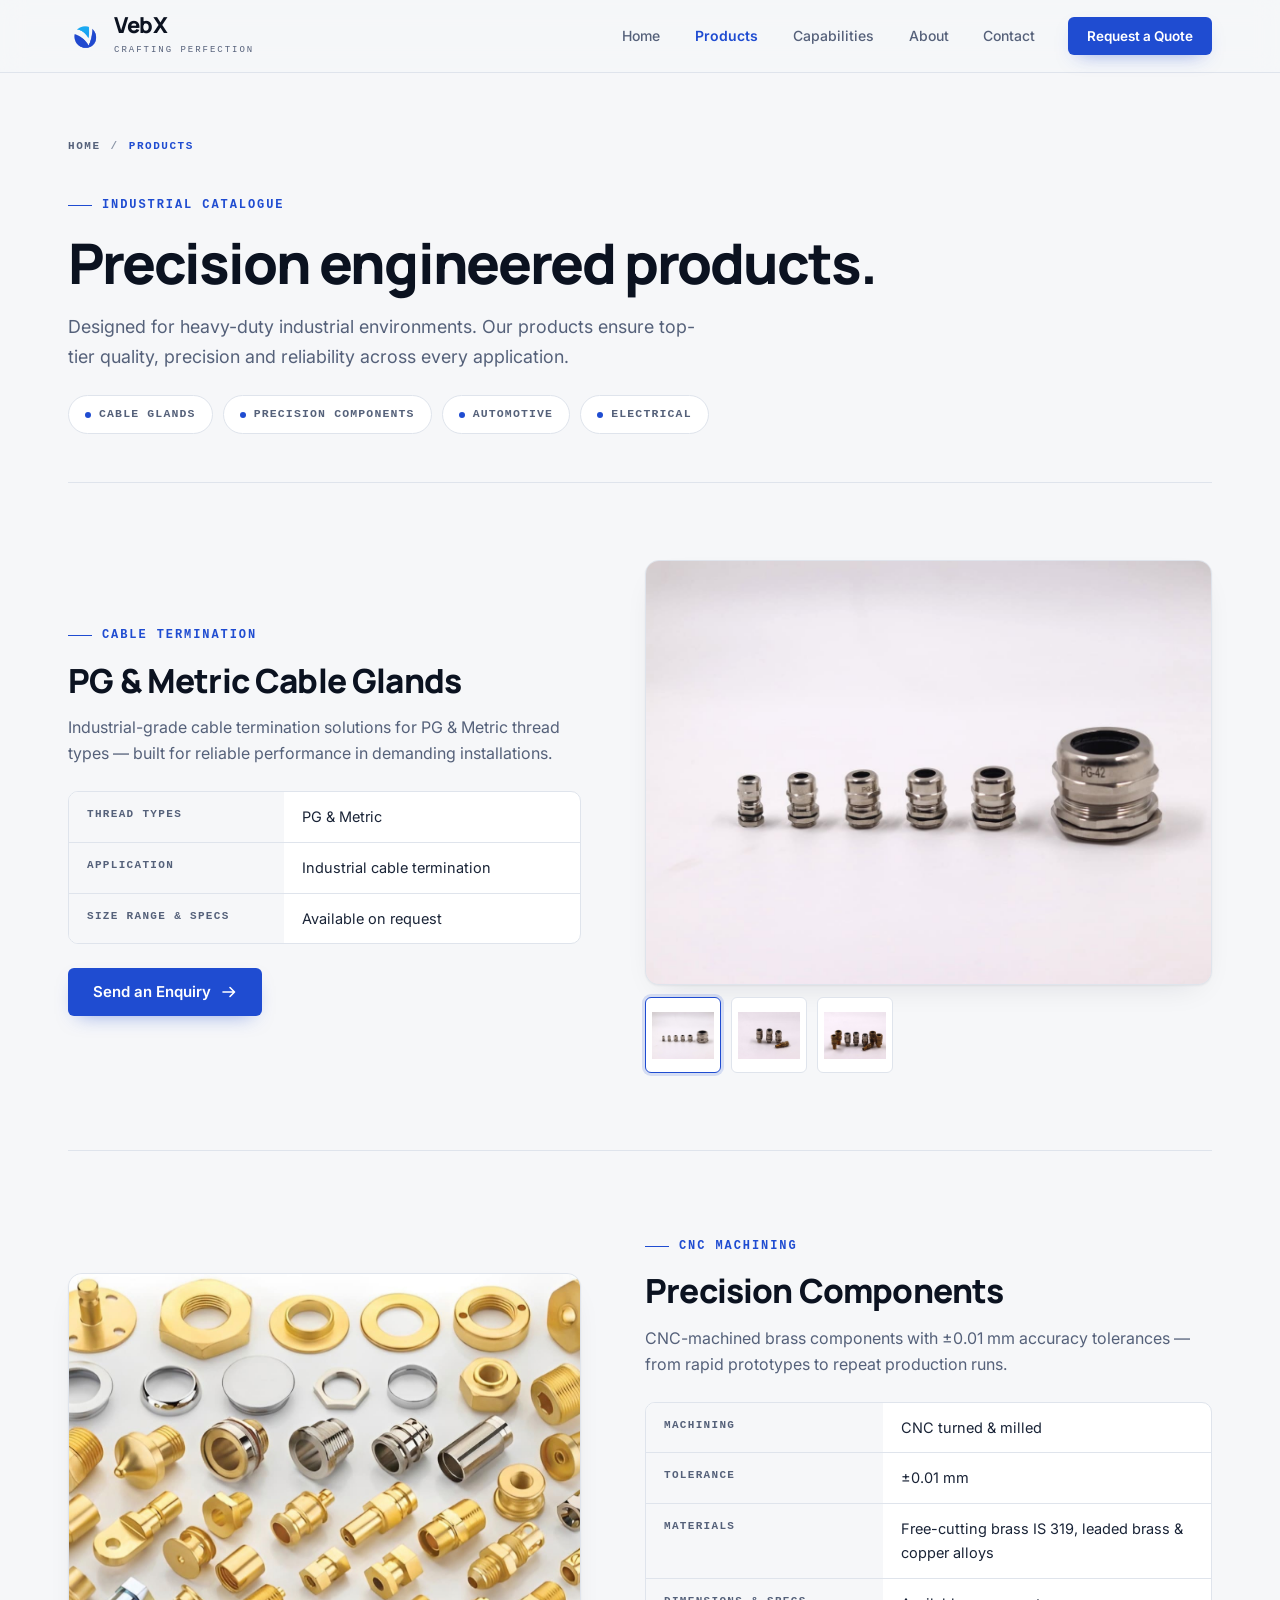
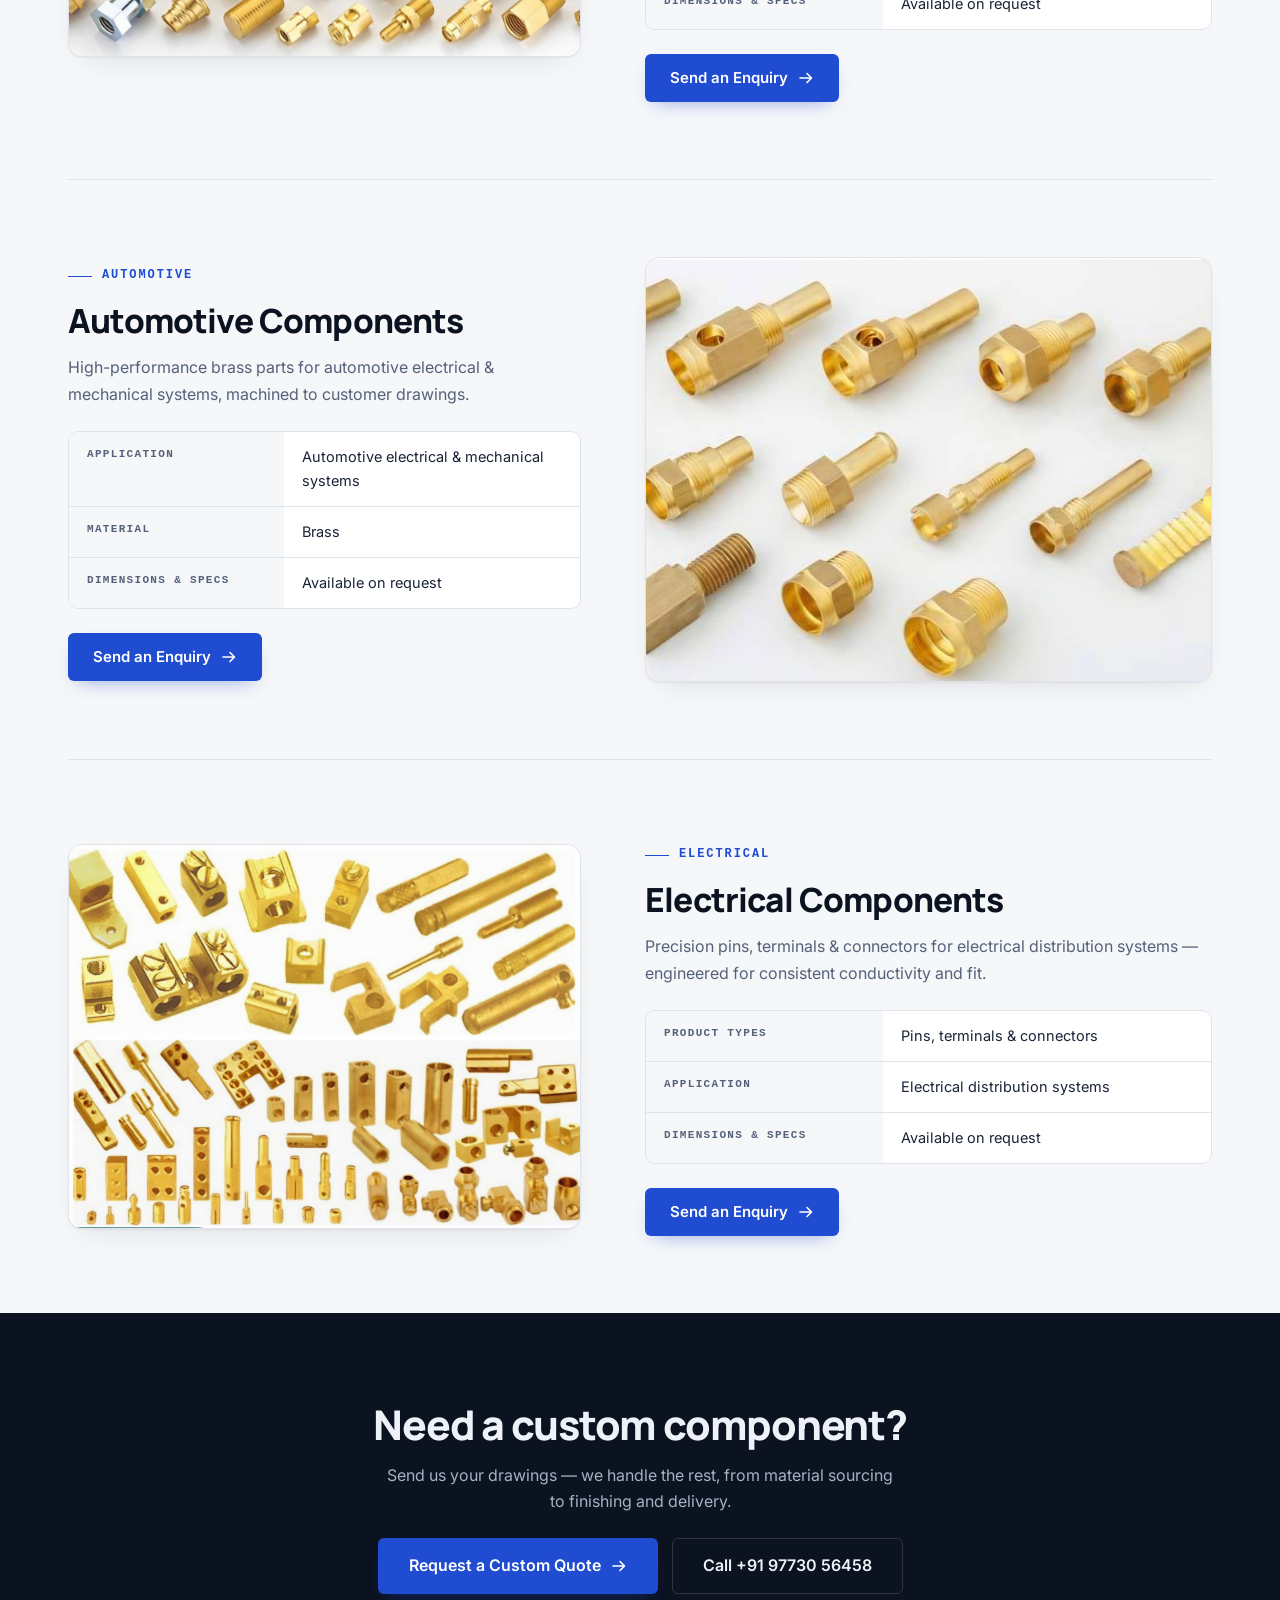
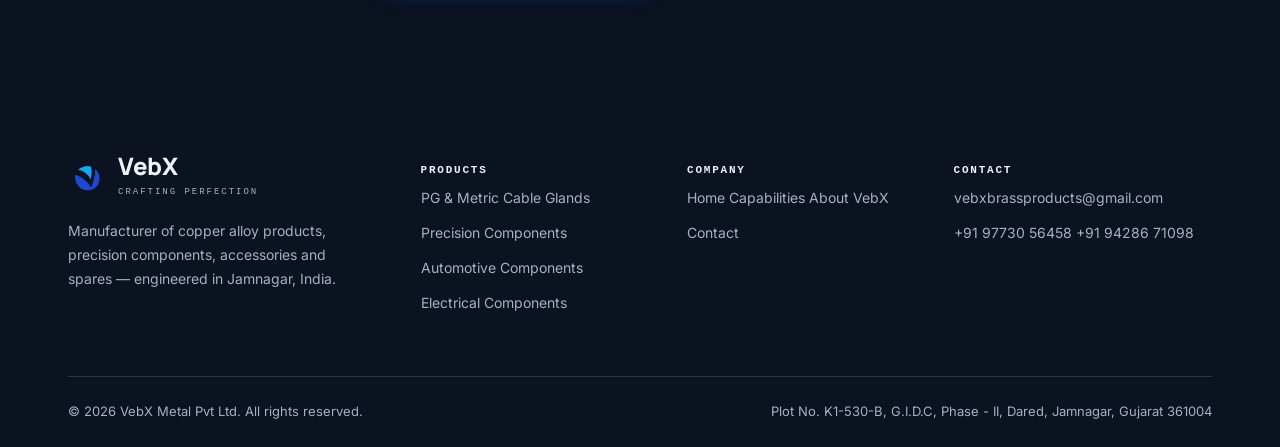
<file: products.html>
<!DOCTYPE html>
<html lang="en">
<head>
  <meta charset="utf-8" />
  <meta name="viewport" content="width=device-width, initial-scale=1.0" />
  <title>Products | VebX Industrial Systems</title>
  <meta name="description" content="Browse the VebX industrial catalogue: PG &amp; metric cable glands, precision turned components, automotive and electrical components — CNC machined to ±0.01 mm in Jamnagar, India." />
  <link rel="canonical" href="https://vebx.in/products.html" />
  <meta property="og:type" content="website" />
  <meta property="og:site_name" content="VebX Industrial Systems" />
  <meta property="og:title" content="Products | VebX Industrial Systems" />
  <meta property="og:description" content="PG &amp; metric cable glands, precision turned components, automotive and electrical components — CNC machined to ±0.01 mm." />
  <meta property="og:url" content="https://vebx.in/products.html" />
  <meta property="og:image" content="https://vebx.in/image/precision%20components.jpeg" />
  <meta name="twitter:card" content="summary_large_image" />
  <link rel="icon" type="image/png" href="image/logo1.png" />
  <link rel="preconnect" href="https://fonts.googleapis.com" />
  <link rel="preconnect" href="https://fonts.gstatic.com" crossorigin />
  <link href="https://fonts.googleapis.com/css2?family=Manrope:wght@500;700;800&family=Inter:wght@400;500;600&display=swap" rel="stylesheet" />
  <link rel="stylesheet" href="assets/css/site.css" />
  <script>document.documentElement.classList.add('js');</script>
</head>
<body>
  <a class="skip-link" href="#main">Skip to content</a>

  <header class="site-header">
    <div class="container header-inner">
      <a class="brand" href="index.html">
        <img class="brand-mark" src="image/logo1.png" alt="" width="34" height="34" />
        <span>
          <span class="brand-word">VebX</span>
          <span class="brand-tag">Crafting Perfection</span>
        </span>
      </a>
      <nav class="nav" id="site-nav" aria-label="Main">
        <a class="nav-link" href="index.html">Home</a>
        <a class="nav-link" href="products.html" aria-current="page">Products</a>
        <a class="nav-link" href="index.html#capabilities">Capabilities</a>
        <a class="nav-link" href="index.html#about">About</a>
        <a class="nav-link" href="index.html#inquiry">Contact</a>
        <a class="btn btn-primary btn-sm" href="index.html#inquiry">Request a Quote</a>
      </nav>
      <button class="nav-toggle" type="button" aria-expanded="false" aria-controls="site-nav" aria-label="Toggle navigation">
        <span class="bar"></span>
        <span class="bar"></span>
        <span class="bar"></span>
      </button>
    </div>
  </header>

  <main id="main">
    <div class="container">
      <div class="page-head">
        <nav class="breadcrumb" aria-label="Breadcrumb">
          <a href="index.html">Home</a>
          <span aria-hidden="true">/</span>
          <span aria-current="page">Products</span>
        </nav>
        <span class="eyebrow">Industrial Catalogue</span>
        <h1>Precision engineered products.</h1>
        <p class="lead">Designed for heavy-duty industrial environments. Our products ensure top-tier quality, precision and reliability across every application.</p>
        <nav class="chip-row" aria-label="Product categories">
          <a class="chip chip--light" href="#pg-metric-cable-glands"><span class="dot"></span>Cable Glands</a>
          <a class="chip chip--light" href="#precision-components"><span class="dot"></span>Precision Components</a>
          <a class="chip chip--light" href="#automotive-components"><span class="dot"></span>Automotive</a>
          <a class="chip chip--light" href="#electrical-components"><span class="dot"></span>Electrical</a>
        </nav>
      </div>

      <!-- PG & Metric Cable Glands -->
      <section class="cat-section" id="pg-metric-cable-glands">
        <div class="cat-grid">
          <div class="cat-media reveal" data-gallery>
            <div class="frame">
              <img data-gallery-main src="image/pg.jpg" alt="PG and metric brass cable glands" width="1600" height="1200" decoding="async" />
            </div>
            <div class="thumb-row" role="group" aria-label="Cable gland images">
              <button class="thumb" type="button" aria-current="true" aria-label="Show cable gland image 1">
                <img src="image/pg.jpg" data-full="image/pg.jpg" alt="" />
              </button>
              <button class="thumb" type="button" aria-label="Show cable gland image 2">
                <img src="image/metric.jpg" data-full="image/metric.jpg" alt="" />
              </button>
              <button class="thumb" type="button" aria-label="Show cable gland image 3">
                <img src="image/metric2.jpg" data-full="image/metric2.jpg" alt="" />
              </button>
            </div>
          </div>
          <div class="cat-content reveal">
            <span class="eyebrow">Cable Termination</span>
            <h2>PG &amp; Metric Cable Glands</h2>
            <p>Industrial-grade cable termination solutions for PG &amp; Metric thread types — built for reliable performance in demanding installations.</p>
            <table class="spec-table">
              <tbody>
                <tr>
                  <th scope="row">Thread Types</th>
                  <td>PG &amp; Metric</td>
                </tr>
                <tr>
                  <th scope="row">Application</th>
                  <td>Industrial cable termination</td>
                </tr>
                <tr>
                  <th scope="row">Size Range &amp; Specs</th>
                  <td>Available on request</td>
                </tr>
              </tbody>
            </table>
            <div class="cat-actions">
              <a class="btn btn-primary" href="index.html?product=pg-metric-cable-glands#inquiry">
                Send an Enquiry
                <svg class="btn-arrow" width="16" height="16" viewBox="0 0 16 16" fill="none" aria-hidden="true"><path d="M2 8h11M9 3.5 13.5 8 9 12.5" stroke="currentColor" stroke-width="1.6" stroke-linecap="round" stroke-linejoin="round"/></svg>
              </a>
            </div>
          </div>
        </div>
      </section>

      <!-- Precision Components -->
      <section class="cat-section" id="precision-components">
        <div class="cat-grid">
          <div class="cat-media reveal">
            <div class="frame">
              <img src="image/precision components.jpeg" alt="CNC machined precision brass components" width="1600" height="1200" loading="lazy" decoding="async" />
            </div>
          </div>
          <div class="cat-content reveal">
            <span class="eyebrow">CNC Machining</span>
            <h2>Precision Components</h2>
            <p>CNC-machined brass components with ±0.01 mm accuracy tolerances — from rapid prototypes to repeat production runs.</p>
            <table class="spec-table">
              <tbody>
                <tr>
                  <th scope="row">Machining</th>
                  <td>CNC turned &amp; milled</td>
                </tr>
                <tr>
                  <th scope="row">Tolerance</th>
                  <td>±0.01 mm</td>
                </tr>
                <tr>
                  <th scope="row">Materials</th>
                  <td>Free-cutting brass IS 319, leaded brass &amp; copper alloys</td>
                </tr>
                <tr>
                  <th scope="row">Dimensions &amp; Specs</th>
                  <td>Available on request</td>
                </tr>
              </tbody>
            </table>
            <div class="cat-actions">
              <a class="btn btn-primary" href="index.html?product=precision-components#inquiry">
                Send an Enquiry
                <svg class="btn-arrow" width="16" height="16" viewBox="0 0 16 16" fill="none" aria-hidden="true"><path d="M2 8h11M9 3.5 13.5 8 9 12.5" stroke="currentColor" stroke-width="1.6" stroke-linecap="round" stroke-linejoin="round"/></svg>
              </a>
            </div>
          </div>
        </div>
      </section>

      <!-- Automotive Components -->
      <section class="cat-section" id="automotive-components">
        <div class="cat-grid">
          <div class="cat-media reveal">
            <div class="frame">
              <img src="image/automotive components.jpeg" alt="Brass components for automotive electrical and mechanical systems" width="1600" height="1200" loading="lazy" decoding="async" />
            </div>
          </div>
          <div class="cat-content reveal">
            <span class="eyebrow">Automotive</span>
            <h2>Automotive Components</h2>
            <p>High-performance brass parts for automotive electrical &amp; mechanical systems, machined to customer drawings.</p>
            <table class="spec-table">
              <tbody>
                <tr>
                  <th scope="row">Application</th>
                  <td>Automotive electrical &amp; mechanical systems</td>
                </tr>
                <tr>
                  <th scope="row">Material</th>
                  <td>Brass</td>
                </tr>
                <tr>
                  <th scope="row">Dimensions &amp; Specs</th>
                  <td>Available on request</td>
                </tr>
              </tbody>
            </table>
            <div class="cat-actions">
              <a class="btn btn-primary" href="index.html?product=automotive-components#inquiry">
                Send an Enquiry
                <svg class="btn-arrow" width="16" height="16" viewBox="0 0 16 16" fill="none" aria-hidden="true"><path d="M2 8h11M9 3.5 13.5 8 9 12.5" stroke="currentColor" stroke-width="1.6" stroke-linecap="round" stroke-linejoin="round"/></svg>
              </a>
            </div>
          </div>
        </div>
      </section>

      <!-- Electrical Components -->
      <section class="cat-section" id="electrical-components">
        <div class="cat-grid">
          <div class="cat-media reveal">
            <div class="frame">
              <img src="image/electrical components.jpeg" alt="Precision pins, terminals and connectors for electrical distribution systems" width="1600" height="1200" loading="lazy" decoding="async" />
            </div>
          </div>
          <div class="cat-content reveal">
            <span class="eyebrow">Electrical</span>
            <h2>Electrical Components</h2>
            <p>Precision pins, terminals &amp; connectors for electrical distribution systems — engineered for consistent conductivity and fit.</p>
            <table class="spec-table">
              <tbody>
                <tr>
                  <th scope="row">Product Types</th>
                  <td>Pins, terminals &amp; connectors</td>
                </tr>
                <tr>
                  <th scope="row">Application</th>
                  <td>Electrical distribution systems</td>
                </tr>
                <tr>
                  <th scope="row">Dimensions &amp; Specs</th>
                  <td>Available on request</td>
                </tr>
              </tbody>
            </table>
            <div class="cat-actions">
              <a class="btn btn-primary" href="index.html?product=electrical-components#inquiry">
                Send an Enquiry
                <svg class="btn-arrow" width="16" height="16" viewBox="0 0 16 16" fill="none" aria-hidden="true"><path d="M2 8h11M9 3.5 13.5 8 9 12.5" stroke="currentColor" stroke-width="1.6" stroke-linecap="round" stroke-linejoin="round"/></svg>
              </a>
            </div>
          </div>
        </div>
      </section>
    </div>

    <!-- CTA band -->
    <section class="cta-band">
      <div class="container">
        <h2>Need a custom component?</h2>
        <p>Send us your drawings — we handle the rest, from material sourcing to finishing and delivery.</p>
        <div class="btn-row">
          <a class="btn btn-primary btn-lg" href="index.html?product=other#inquiry">
            Request a Custom Quote
            <svg class="btn-arrow" width="16" height="16" viewBox="0 0 16 16" fill="none" aria-hidden="true"><path d="M2 8h11M9 3.5 13.5 8 9 12.5" stroke="currentColor" stroke-width="1.6" stroke-linecap="round" stroke-linejoin="round"/></svg>
          </a>
          <a class="btn btn-ondark btn-lg" href="tel:+919773056458">Call +91 97730 56458</a>
        </div>
      </div>
    </section>
  </main>

  <footer class="site-footer">
    <div class="container">
      <div class="footer-grid">
        <div>
          <a class="footer-brand" href="index.html">
            <img class="brand-mark" src="image/logo1.png" alt="" width="38" height="38" />
            <span>
              <span class="brand-word">VebX</span>
              <span class="brand-tag">Crafting Perfection</span>
            </span>
          </a>
          <p class="footer-blurb">Manufacturer of copper alloy products, precision components, accessories and spares — engineered in Jamnagar, India.</p>
        </div>
        <nav aria-label="Products">
          <span class="footer-title">Products</span>
          <div class="footer-links">
            <a href="#pg-metric-cable-glands">PG &amp; Metric Cable Glands</a>
            <a href="#precision-components">Precision Components</a>
            <a href="#automotive-components">Automotive Components</a>
            <a href="#electrical-components">Electrical Components</a>
          </div>
        </nav>
        <nav aria-label="Company">
          <span class="footer-title">Company</span>
          <div class="footer-links">
            <a href="index.html">Home</a>
            <a href="index.html#capabilities">Capabilities</a>
            <a href="index.html#about">About VebX</a>
            <a href="index.html#inquiry">Contact</a>
          </div>
        </nav>
        <div>
          <span class="footer-title">Contact</span>
          <div class="footer-links">
            <a href="mailto:vebxbrassproducts@gmail.com">vebxbrassproducts@gmail.com</a>
            <a href="tel:+919773056458">+91 97730 56458</a>
            <a href="tel:+919428671098">+91 94286 71098</a>
          </div>
        </div>
      </div>
      <div class="footer-bottom">
        <span>© <span data-year>2026</span> VebX Metal Pvt Ltd. All rights reserved.</span>
        <span>Plot No. K1-530-B, G.I.D.C, Phase - II, Dared, Jamnagar, Gujarat 361004</span>
      </div>
    </div>
  </footer>

  <script defer src="assets/js/site.js"></script>
</body>
</html>
</file>
<file: assets/css/site.css>
/* ============================================================
   VebX Industrial Systems — Design System
   Brand-derived palette: royal blue #1f4cd1 / sky #1daaf1 (logo)
   ============================================================ */

:root {
  /* Color */
  --c-brand: #1f4cd1;
  --c-brand-dark: #16389c;
  --c-brand-tint: #e8eefc;
  --c-accent: #1daaf1;

  --c-ink: #0b1220;
  --c-ink-2: #111a2e;
  --c-text: #1a2437;
  --c-text-2: #55617a;
  --c-muted: #8a94a6;

  --c-paper: #f6f7f9;
  --c-tint: #eef1f6;
  --c-surface: #ffffff;
  --c-line: #dfe4ec;

  --c-on-dark: #eef2f8;
  --c-on-dark-2: #a6b1c4;
  --c-line-dark: rgba(255, 255, 255, 0.14);

  --c-success: #177245;
  --c-error: #b42318;

  /* Typography */
  --f-display: "Manrope", "Segoe UI", sans-serif;
  --f-body: "Inter", "Segoe UI", sans-serif;
  --f-mono: ui-monospace, "SFMono-Regular", Menlo, Consolas, "Liberation Mono", monospace;

  /* Spacing scale */
  --sp-1: 4px;
  --sp-2: 8px;
  --sp-3: 12px;
  --sp-4: 16px;
  --sp-5: 24px;
  --sp-6: 32px;
  --sp-7: 48px;
  --sp-8: 64px;
  --sp-9: 80px;
  --sp-10: 96px;
  --sp-11: 120px;

  /* Radius */
  --r-sm: 6px;
  --r-md: 10px;
  --r-lg: 14px;

  /* Elevation */
  --shadow-1: 0 1px 2px rgba(11, 18, 32, 0.05), 0 12px 32px -16px rgba(11, 18, 32, 0.14);
  --shadow-2: 0 2px 4px rgba(11, 18, 32, 0.06), 0 20px 44px -18px rgba(11, 18, 32, 0.2);

  --header-h: 72px;
}

/* ---------- Base ---------- */

*,
*::before,
*::after {
  box-sizing: border-box;
}

html {
  scroll-behavior: smooth;
  -webkit-text-size-adjust: 100%;
}

body {
  margin: 0;
  font-family: var(--f-body);
  font-size: 16px;
  line-height: 1.65;
  color: var(--c-text);
  background: var(--c-paper);
  -webkit-font-smoothing: antialiased;
}

h1, h2, h3, h4 {
  font-family: var(--f-display);
  color: var(--c-ink);
  line-height: 1.15;
  letter-spacing: -0.02em;
  margin: 0;
  font-weight: 800;
}

p { margin: 0; }
img, video { display: block; max-width: 100%; }
a { color: var(--c-brand); text-decoration: none; }
ul, ol { margin: 0; padding: 0; list-style: none; }
button { font: inherit; }

::selection {
  background: rgba(31, 76, 209, 0.14);
  color: var(--c-ink);
}

:focus-visible {
  outline: 2px solid var(--c-brand);
  outline-offset: 2px;
  border-radius: 2px;
}

.visually-hidden {
  position: absolute;
  width: 1px;
  height: 1px;
  margin: -1px;
  padding: 0;
  overflow: hidden;
  clip: rect(0 0 0 0);
  white-space: nowrap;
  border: 0;
}

.skip-link {
  position: absolute;
  top: -48px;
  left: 16px;
  z-index: 100;
  padding: 10px 18px;
  background: var(--c-ink);
  color: #fff;
  font-size: 14px;
  font-weight: 600;
  border-radius: 0 0 var(--r-sm) var(--r-sm);
  transition: top 0.2s ease;
}

.skip-link:focus { top: 0; }

.container {
  width: 100%;
  max-width: 1240px;
  margin-inline: auto;
  padding-inline: clamp(20px, 4vw, 48px);
}

/* ---------- Type scale ---------- */

.eyebrow {
  display: inline-flex;
  align-items: center;
  gap: 10px;
  font-family: var(--f-mono);
  font-size: 12px;
  font-weight: 600;
  letter-spacing: 0.16em;
  text-transform: uppercase;
  color: var(--c-brand);
}

.eyebrow::before {
  content: "";
  width: 24px;
  height: 1px;
  background: currentColor;
}

.section-head {
  max-width: 760px;
  margin-bottom: clamp(40px, 6vw, 64px);
}

.section-head h2 {
  font-size: clamp(1.9rem, 3.4vw, 2.75rem);
  letter-spacing: -0.03em;
  margin: 18px 0 14px;
}

.section-head--tight { margin-bottom: 0; }

.section-head .lead {
  font-size: clamp(1rem, 1.4vw, 1.125rem);
  line-height: 1.65;
  color: var(--c-text-2);
  max-width: 620px;
}

.section { padding-block: clamp(72px, 9vw, 120px); }
.section--tint { background: var(--c-tint); }
.section--surface { background: var(--c-surface); }

.section--dark {
  background: var(--c-ink);
  color: var(--c-on-dark-2);
}

.section--dark h2,
.section--dark h3 { color: var(--c-on-dark); }

.section--dark .eyebrow { color: var(--c-accent); }
.section--dark .section-head .lead { color: var(--c-on-dark-2); }

/* ---------- Buttons ---------- */

.btn {
  display: inline-flex;
  align-items: center;
  justify-content: center;
  gap: 10px;
  padding: 14px 24px;
  border: 1px solid transparent;
  border-radius: var(--r-sm);
  font-family: var(--f-body);
  font-size: 15px;
  font-weight: 600;
  line-height: 1.2;
  cursor: pointer;
  transition: background-color 0.2s ease, border-color 0.2s ease, color 0.2s ease,
    transform 0.15s ease, box-shadow 0.2s ease;
  white-space: nowrap;
}

.btn:active { transform: translateY(1px); }

.btn .btn-arrow { transition: transform 0.2s ease; }
.btn:hover .btn-arrow { transform: translateX(3px); }

.btn-primary {
  background: var(--c-brand);
  color: #fff;
  box-shadow: 0 8px 20px -10px rgba(31, 76, 209, 0.55);
}

.btn-primary:hover { background: var(--c-brand-dark); }

.btn-dark {
  background: var(--c-ink);
  color: #fff;
}

.btn-dark:hover { background: var(--c-ink-2); }

.btn-outline {
  background: transparent;
  border-color: var(--c-line);
  color: var(--c-ink);
}

.btn-outline:hover {
  border-color: var(--c-brand);
  color: var(--c-brand);
  background: var(--c-brand-tint);
}

.btn-ondark {
  background: transparent;
  border-color: var(--c-line-dark);
  color: var(--c-on-dark);
}

.btn-ondark:hover {
  background: rgba(255, 255, 255, 0.08);
  border-color: rgba(255, 255, 255, 0.3);
}

.btn-lg { padding: 17px 30px; font-size: 16px; }
.btn-sm { padding: 10px 18px; font-size: 13.5px; }
.btn-block { width: 100%; }

/* ---------- Header ---------- */

.site-header {
  position: sticky;
  top: 0;
  z-index: 60;
  background: rgba(246, 247, 249, 0.9);
  -webkit-backdrop-filter: blur(12px);
  backdrop-filter: blur(12px);
  border-bottom: 1px solid var(--c-line);
}

.header-inner {
  display: flex;
  align-items: center;
  justify-content: space-between;
  gap: var(--sp-5);
  height: var(--header-h);
}

.brand {
  display: inline-flex;
  align-items: center;
  gap: 12px;
  color: var(--c-ink);
}

.brand-mark {
  width: 34px;
  height: 34px;
  flex-shrink: 0;
}

.brand-word {
  font-family: var(--f-display);
  font-size: 22px;
  font-weight: 800;
  letter-spacing: -0.02em;
  line-height: 1;
}

.brand-tag {
  display: block;
  font-family: var(--f-mono);
  font-size: 9px;
  font-weight: 500;
  letter-spacing: 0.22em;
  text-transform: uppercase;
  color: var(--c-text-2);
  margin-top: 3px;
}

.nav {
  display: flex;
  align-items: center;
  gap: clamp(18px, 2.4vw, 32px);
}

.nav-link {
  font-size: 14px;
  font-weight: 500;
  color: var(--c-text-2);
  padding: 6px 2px;
  transition: color 0.2s ease;
}

.nav-link:hover { color: var(--c-ink); }

.nav-link[aria-current="page"] {
  color: var(--c-brand);
  font-weight: 600;
}

.nav-toggle {
  display: none;
  flex-direction: column;
  justify-content: center;
  gap: 5px;
  width: 44px;
  height: 44px;
  padding: 10px;
  background: transparent;
  border: 1px solid var(--c-line);
  border-radius: var(--r-sm);
  cursor: pointer;
}

.nav-toggle .bar {
  display: block;
  width: 100%;
  height: 2px;
  background: var(--c-ink);
  border-radius: 2px;
  transition: transform 0.25s ease, opacity 0.2s ease;
}

.nav-toggle[aria-expanded="true"] .bar:nth-child(1) { transform: translateY(7px) rotate(45deg); }
.nav-toggle[aria-expanded="true"] .bar:nth-child(2) { opacity: 0; }
.nav-toggle[aria-expanded="true"] .bar:nth-child(3) { transform: translateY(-7px) rotate(-45deg); }

@media (max-width: 900px) {
  .nav-toggle { display: flex; }

  .nav {
    display: none;
    position: absolute;
    top: var(--header-h);
    left: 0;
    right: 0;
    flex-direction: column;
    align-items: stretch;
    gap: 0;
    padding: var(--sp-2) clamp(20px, 4vw, 48px) var(--sp-5);
    background: var(--c-surface);
    border-bottom: 1px solid var(--c-line);
    box-shadow: var(--shadow-2);
  }

  .nav.is-open { display: flex; animation: nav-in 0.22s ease; }

  .nav-link {
    padding: 14px 0;
    font-size: 16px;
    border-bottom: 1px solid var(--c-line);
  }

  .nav .btn { margin-top: var(--sp-4); }
}

@keyframes nav-in {
  from { opacity: 0; transform: translateY(-8px); }
  to { opacity: 1; transform: none; }
}

/* ---------- Hero ---------- */

.hero {
  padding-block: clamp(56px, 7vw, 96px) clamp(64px, 8vw, 112px);
}

.hero-grid {
  display: grid;
  grid-template-columns: 1.02fr 0.98fr;
  gap: clamp(40px, 6vw, 80px);
  align-items: center;
}

.hero h1 {
  font-size: clamp(2.4rem, 4.4vw, 3.7rem);
  letter-spacing: -0.035em;
  line-height: 1.06;
  margin: 22px 0 0;
}

.hero .lead {
  font-size: clamp(1.05rem, 1.5vw, 1.2rem);
  line-height: 1.6;
  color: var(--c-text-2);
  max-width: 540px;
  margin: 24px 0 36px;
}

.hero-cta {
  display: flex;
  flex-wrap: wrap;
  gap: 14px;
}

.hero-media { position: relative; }

.frame {
  border: 1px solid var(--c-line);
  border-radius: var(--r-lg);
  overflow: hidden;
  background: var(--c-tint);
  box-shadow: var(--shadow-1);
}

.frame img,
.frame video {
  width: 100%;
  height: 100%;
  object-fit: cover;
}

.hero-media .frame { aspect-ratio: 4 / 3; }

.hero-chip {
  position: absolute;
  left: 18px;
  bottom: 18px;
  display: inline-flex;
  align-items: center;
  gap: 8px;
  padding: 9px 14px;
  background: rgba(11, 18, 32, 0.88);
  -webkit-backdrop-filter: blur(6px);
  backdrop-filter: blur(6px);
  border: 1px solid rgba(255, 255, 255, 0.14);
  border-radius: var(--r-sm);
  font-family: var(--f-mono);
  font-size: 11px;
  font-weight: 600;
  letter-spacing: 0.12em;
  text-transform: uppercase;
  color: var(--c-on-dark);
}

.hero-chip .dot {
  width: 6px;
  height: 6px;
  border-radius: 50%;
  background: var(--c-accent);
}

@media (max-width: 900px) {
  .hero-grid { grid-template-columns: 1fr; }
}

/* ---------- Trust bar ---------- */

.trustbar {
  background: var(--c-surface);
  border-block: 1px solid var(--c-line);
}

.trustbar-grid {
  display: grid;
  grid-template-columns: repeat(4, 1fr);
}

.stat {
  padding: clamp(24px, 3vw, 36px) clamp(16px, 2vw, 32px);
  border-left: 1px solid var(--c-line);
}

.stat:first-child { border-left: 0; }

.stat-value {
  font-family: var(--f-display);
  font-size: clamp(1.5rem, 2.4vw, 2rem);
  font-weight: 800;
  letter-spacing: -0.02em;
  color: var(--c-ink);
  line-height: 1.1;
}

.stat-label {
  display: block;
  margin-top: 8px;
  font-family: var(--f-mono);
  font-size: 11px;
  font-weight: 500;
  letter-spacing: 0.14em;
  text-transform: uppercase;
  color: var(--c-text-2);
}

@media (max-width: 900px) {
  .trustbar-grid { grid-template-columns: repeat(2, 1fr); }
  .stat:nth-child(3) { border-left: 0; }
  .stat:nth-child(n + 3) { border-top: 1px solid var(--c-line); }
}

@media (max-width: 520px) {
  .trustbar-grid { grid-template-columns: 1fr; }
  .stat { border-left: 0; }
  .stat:nth-child(n + 2) { border-top: 1px solid var(--c-line); }
}

/* ---------- Cards & grids ---------- */

.card-grid {
  display: grid;
  gap: var(--sp-5);
}

.cols-2 { grid-template-columns: repeat(2, 1fr); }
.cols-4 { grid-template-columns: repeat(4, 1fr); }

@media (max-width: 1020px) {
  .cols-4 { grid-template-columns: repeat(2, 1fr); }
}

@media (max-width: 900px) {
  .cols-2 { grid-template-columns: 1fr; }
}

@media (max-width: 600px) {
  .cols-4 { grid-template-columns: 1fr; }
}

.card {
  display: flex;
  flex-direction: column;
  background: var(--c-surface);
  border: 1px solid var(--c-line);
  border-radius: var(--r-md);
  overflow: hidden;
  color: inherit;
  transition: border-color 0.2s ease, transform 0.2s ease, box-shadow 0.2s ease;
}

a.card:hover,
.card:hover {
  border-color: rgba(31, 76, 209, 0.4);
  transform: translateY(-3px);
  box-shadow: var(--shadow-2);
}

.card-media {
  aspect-ratio: 4 / 3;
  background: var(--c-tint);
  border-bottom: 1px solid var(--c-line);
  overflow: hidden;
}

.card-media img {
  width: 100%;
  height: 100%;
  object-fit: contain;
  padding: var(--sp-5);
  transition: transform 0.4s ease;
}

a.card:hover .card-media img { transform: scale(1.04); }

.card-body {
  display: flex;
  flex-direction: column;
  gap: 10px;
  padding: var(--sp-5);
  flex: 1;
}

.card-body h3 {
  font-size: 1.125rem;
  letter-spacing: -0.015em;
}

.card-body p {
  font-size: 14.5px;
  line-height: 1.6;
  color: var(--c-text-2);
}

.card-link {
  margin-top: auto;
  padding-top: var(--sp-3);
  display: inline-flex;
  align-items: center;
  gap: 8px;
  font-family: var(--f-mono);
  font-size: 11.5px;
  font-weight: 600;
  letter-spacing: 0.14em;
  text-transform: uppercase;
  color: var(--c-brand);
}

.card-link .btn-arrow { transition: transform 0.2s ease; }
a.card:hover .card-link .btn-arrow { transform: translateX(3px); }

/* ---------- Capability cards ---------- */

.cap {
  display: flex;
  flex-direction: column;
  gap: 14px;
  padding: clamp(24px, 3vw, 36px);
  background: var(--c-surface);
  border: 1px solid var(--c-line);
  border-radius: var(--r-md);
}

.cap-num {
  font-family: var(--f-mono);
  font-size: 12px;
  font-weight: 600;
  letter-spacing: 0.16em;
  color: var(--c-brand);
}

.cap h3 { font-size: 1.2rem; }

.cap p {
  font-size: 14.5px;
  line-height: 1.65;
  color: var(--c-text-2);
}

/* ---------- Dark feature (about / materials) ---------- */

.feature-grid {
  display: grid;
  grid-template-columns: 1.05fr 0.95fr;
  gap: clamp(40px, 6vw, 80px);
  align-items: center;
}

.feature-copy h2 {
  font-size: clamp(1.9rem, 3.2vw, 2.6rem);
  letter-spacing: -0.03em;
  margin: 18px 0 20px;
}

.feature-copy p {
  font-size: 1.05rem;
  line-height: 1.7;
  color: var(--c-on-dark-2);
  max-width: 560px;
}

.feature-copy p + p { margin-top: var(--sp-4); }

.chip-row {
  display: flex;
  flex-wrap: wrap;
  gap: 10px;
  margin-top: var(--sp-5);
}

.chip {
  display: inline-flex;
  align-items: center;
  gap: 8px;
  padding: 9px 16px;
  border: 1px solid var(--c-line-dark);
  border-radius: 999px;
  font-family: var(--f-mono);
  font-size: 11.5px;
  font-weight: 600;
  letter-spacing: 0.1em;
  text-transform: uppercase;
  color: var(--c-on-dark);
  background: rgba(255, 255, 255, 0.04);
}

.chip .dot {
  width: 6px;
  height: 6px;
  border-radius: 50%;
  background: var(--c-accent);
}

.chip--light {
  border-color: var(--c-line);
  color: var(--c-text-2);
  background: var(--c-surface);
  transition: border-color 0.2s ease, color 0.2s ease;
}

.chip--light:hover {
  border-color: var(--c-brand);
  color: var(--c-brand);
}

.chip--light .dot { background: var(--c-brand); }

.feature-media .frame {
  aspect-ratio: 4 / 3;
  border-color: var(--c-line-dark);
  background: var(--c-ink-2);
}

@media (max-width: 900px) {
  .feature-grid { grid-template-columns: 1fr; }
}

/* ---------- Spec table ---------- */

.spec-table {
  width: 100%;
  border: 1px solid var(--c-line);
  border-radius: var(--r-md);
  border-collapse: separate;
  border-spacing: 0;
  overflow: hidden;
  background: var(--c-surface);
}

.spec-table th,
.spec-table td {
  padding: 13px 18px;
  text-align: left;
  vertical-align: top;
  border-bottom: 1px solid var(--c-line);
  font-size: 14.5px;
}

.spec-table tr:last-child th,
.spec-table tr:last-child td { border-bottom: 0; }

.spec-table th {
  width: 42%;
  font-family: var(--f-mono);
  font-size: 11px;
  font-weight: 600;
  letter-spacing: 0.12em;
  text-transform: uppercase;
  color: var(--c-text-2);
  background: var(--c-paper);
}

.spec-table td { color: var(--c-text); }

/* ---------- Catalogue sections ---------- */

.page-head {
  padding-block: clamp(40px, 5vw, 64px) clamp(32px, 4vw, 48px);
}

.breadcrumb {
  display: flex;
  align-items: center;
  gap: 10px;
  margin-bottom: var(--sp-6);
  font-family: var(--f-mono);
  font-size: 11px;
  font-weight: 600;
  letter-spacing: 0.14em;
  text-transform: uppercase;
  color: var(--c-muted);
}

.breadcrumb a { color: var(--c-text-2); }
.breadcrumb a:hover { color: var(--c-brand); }
.breadcrumb [aria-current="page"] { color: var(--c-brand); }

.page-head h1 {
  font-size: clamp(2.2rem, 4.4vw, 3.5rem);
  letter-spacing: -0.035em;
  line-height: 1.05;
  margin: 18px 0 0;
}

.page-head .lead {
  font-size: clamp(1rem, 1.4vw, 1.15rem);
  color: var(--c-text-2);
  max-width: 640px;
  margin-top: 20px;
}

.page-head .chip-row { margin-top: var(--sp-5); }

.cat-section {
  padding-block: clamp(48px, 6vw, 88px);
  border-top: 1px solid var(--c-line);
}

.cat-grid {
  display: grid;
  grid-template-columns: 0.95fr 1.05fr;
  gap: clamp(32px, 5vw, 72px);
  align-items: center;
}

.cat-section:nth-child(even) .cat-media { order: 2; }

.cat-media .frame { aspect-ratio: 4 / 3; }

.thumb-row {
  display: flex;
  gap: 10px;
  margin-top: var(--sp-3);
}

.thumb {
  width: 76px;
  height: 76px;
  padding: 6px;
  background: var(--c-surface);
  border: 1px solid var(--c-line);
  border-radius: var(--r-sm);
  cursor: pointer;
  transition: border-color 0.2s ease, box-shadow 0.2s ease;
}

.thumb img {
  width: 100%;
  height: 100%;
  object-fit: contain;
}

.thumb:hover { border-color: var(--c-muted); }

.thumb[aria-current="true"] {
  border-color: var(--c-brand);
  box-shadow: 0 0 0 3px rgba(31, 76, 209, 0.15);
}

.cat-content h2 {
  font-size: clamp(1.6rem, 2.6vw, 2.15rem);
  letter-spacing: -0.025em;
  margin: 16px 0 14px;
}

.cat-content > p {
  color: var(--c-text-2);
  max-width: 560px;
}

.cat-content .spec-table { margin: var(--sp-5) 0; }

.cat-actions {
  display: flex;
  flex-wrap: wrap;
  gap: 14px;
}

@media (max-width: 900px) {
  .cat-grid { grid-template-columns: 1fr; }
  .cat-section:nth-child(even) .cat-media { order: 0; }
}

/* ---------- Inquiry / forms ---------- */

.inquiry-grid {
  display: grid;
  grid-template-columns: 0.9fr 1.1fr;
  gap: clamp(40px, 5vw, 72px);
  align-items: start;
}

@media (max-width: 960px) {
  .inquiry-grid { grid-template-columns: 1fr; }
}

.contact-stack {
  display: flex;
  flex-direction: column;
  gap: var(--sp-4);
  margin-top: var(--sp-6);
}

.contact-card {
  display: flex;
  gap: var(--sp-4);
  padding: var(--sp-5);
  background: var(--c-surface);
  border: 1px solid var(--c-line);
  border-radius: var(--r-md);
}

.contact-card .icon {
  flex-shrink: 0;
  width: 42px;
  height: 42px;
  display: flex;
  align-items: center;
  justify-content: center;
  background: var(--c-brand-tint);
  color: var(--c-brand);
  border-radius: var(--r-sm);
}

.contact-card dt {
  font-family: var(--f-mono);
  font-size: 11px;
  font-weight: 600;
  letter-spacing: 0.14em;
  text-transform: uppercase;
  color: var(--c-text-2);
  margin-bottom: 6px;
}

.contact-card dd {
  margin: 0;
  font-size: 15px;
  font-weight: 600;
  color: var(--c-ink);
  line-height: 1.5;
}

.contact-card dd a { color: var(--c-ink); }
.contact-card dd a:hover { color: var(--c-brand); }

.contact-card .note {
  display: block;
  margin-top: 4px;
  font-size: 12.5px;
  font-weight: 400;
  color: var(--c-text-2);
}

.form-card {
  background: var(--c-surface);
  border: 1px solid var(--c-line);
  border-radius: var(--r-lg);
  padding: clamp(24px, 4vw, 44px);
  box-shadow: var(--shadow-1);
}

.form-card h3 {
  font-size: 1.4rem;
  margin-bottom: var(--sp-2);
}

.form-card .form-intro {
  font-size: 14.5px;
  color: var(--c-text-2);
  margin-bottom: var(--sp-5);
}

.form-grid {
  display: grid;
  gap: var(--sp-5);
}

.row-2 {
  display: grid;
  grid-template-columns: 1fr 1fr;
  gap: var(--sp-5);
}

@media (max-width: 640px) {
  .row-2 { grid-template-columns: 1fr; }
}

.field label {
  display: block;
  margin-bottom: 8px;
  font-size: 13px;
  font-weight: 600;
  color: var(--c-ink);
}

.field input,
.field select,
.field textarea {
  width: 100%;
  padding: 13px 16px;
  background: var(--c-surface);
  border: 1px solid var(--c-line);
  border-radius: var(--r-sm);
  font-family: var(--f-body);
  font-size: 15px;
  color: var(--c-ink);
  transition: border-color 0.15s ease, box-shadow 0.15s ease;
}

.field ::placeholder { color: var(--c-muted); }

.field select {
  appearance: none;
  background-image: url("data:image/svg+xml;charset=UTF-8,%3Csvg%20width%3D%2216%22%20height%3D%2216%22%20viewBox%3D%220%200%2016%2016%22%20fill%3D%22none%22%20xmlns%3D%22http%3A//www.w3.org/2000/svg%22%3E%3Cpath%20d%3D%22M4%206l4%204%204-4%22%20stroke%3D%22%2355617a%22%20stroke-width%3D%221.5%22%20stroke-linecap%3D%22round%22%20stroke-linejoin%3D%22round%22/%3E%3C/svg%3E");
  background-repeat: no-repeat;
  background-position: right 16px center;
  padding-right: 44px;
}

.field textarea { resize: vertical; min-height: 132px; }

.field input:focus,
.field select:focus,
.field textarea:focus {
  outline: none;
  border-color: var(--c-brand);
  box-shadow: 0 0 0 3px rgba(31, 76, 209, 0.15);
}

.form-status {
  margin-top: var(--sp-4);
  font-size: 14px;
  font-weight: 500;
  text-align: center;
}

.form-status.ok { color: var(--c-success); }
.form-status.err { color: var(--c-error); }

/* ---------- CTA band ---------- */

.cta-band {
  padding-block: clamp(56px, 7vw, 88px);
  background: var(--c-ink);
  text-align: center;
}

.cta-band h2 {
  color: var(--c-on-dark);
  font-size: clamp(1.8rem, 3.2vw, 2.6rem);
  letter-spacing: -0.03em;
  margin-bottom: 14px;
}

.cta-band p {
  color: var(--c-on-dark-2);
  max-width: 520px;
  margin: 0 auto var(--sp-5);
}

.cta-band .btn-row {
  display: flex;
  justify-content: center;
  flex-wrap: wrap;
  gap: 14px;
}

/* ---------- Footer ---------- */

.site-footer {
  background: var(--c-ink);
  color: var(--c-on-dark-2);
  padding-top: clamp(48px, 6vw, 72px);
}

.footer-grid {
  display: grid;
  grid-template-columns: 1.4fr 1fr 1fr 1.2fr;
  gap: clamp(32px, 4vw, 56px);
  padding-bottom: clamp(40px, 5vw, 56px);
}

@media (max-width: 900px) {
  .footer-grid { grid-template-columns: 1fr 1fr; }
}

@media (max-width: 540px) {
  .footer-grid { grid-template-columns: 1fr; }
}

.footer-brand {
  display: inline-flex;
  align-items: center;
  gap: 12px;
  color: var(--c-on-dark);
}

.footer-brand .brand-mark { width: 38px; height: 38px; }

.footer-brand .brand-word { color: var(--c-on-dark); font-size: 24px; }

.footer-brand .brand-tag { color: var(--c-on-dark-2); }

.footer-blurb {
  margin-top: var(--sp-4);
  font-size: 14px;
  line-height: 1.7;
  max-width: 300px;
}

.footer-title {
  font-family: var(--f-mono);
  font-size: 11px;
  font-weight: 600;
  letter-spacing: 0.16em;
  text-transform: uppercase;
  color: var(--c-on-dark);
  margin-bottom: var(--sp-4);
}

.footer-links a {
  display: inline-block;
  padding: 6px 0;
  font-size: 14px;
  color: var(--c-on-dark-2);
  transition: color 0.2s ease;
}

.footer-links a:hover { color: #fff; }

.footer-bottom {
  border-top: 1px solid var(--c-line-dark);
  padding-block: var(--sp-5);
  display: flex;
  flex-wrap: wrap;
  gap: var(--sp-3) var(--sp-5);
  justify-content: space-between;
  font-size: 13px;
}

/* ---------- Reveal animation ---------- */

.js .reveal {
  opacity: 0;
  transform: translateY(18px);
  transition: opacity 0.6s ease, transform 0.6s ease;
}

.js .reveal.is-in {
  opacity: 1;
  transform: none;
}

/* ---------- Reduced motion ---------- */

@media (prefers-reduced-motion: reduce) {
  html { scroll-behavior: auto; }

  *,
  *::before,
  *::after {
    animation-duration: 0.01ms !important;
    animation-iteration-count: 1 !important;
    transition-duration: 0.01ms !important;
  }

  .reveal,
  .js .reveal {
    opacity: 1;
    transform: none;
  }
}
</file>
